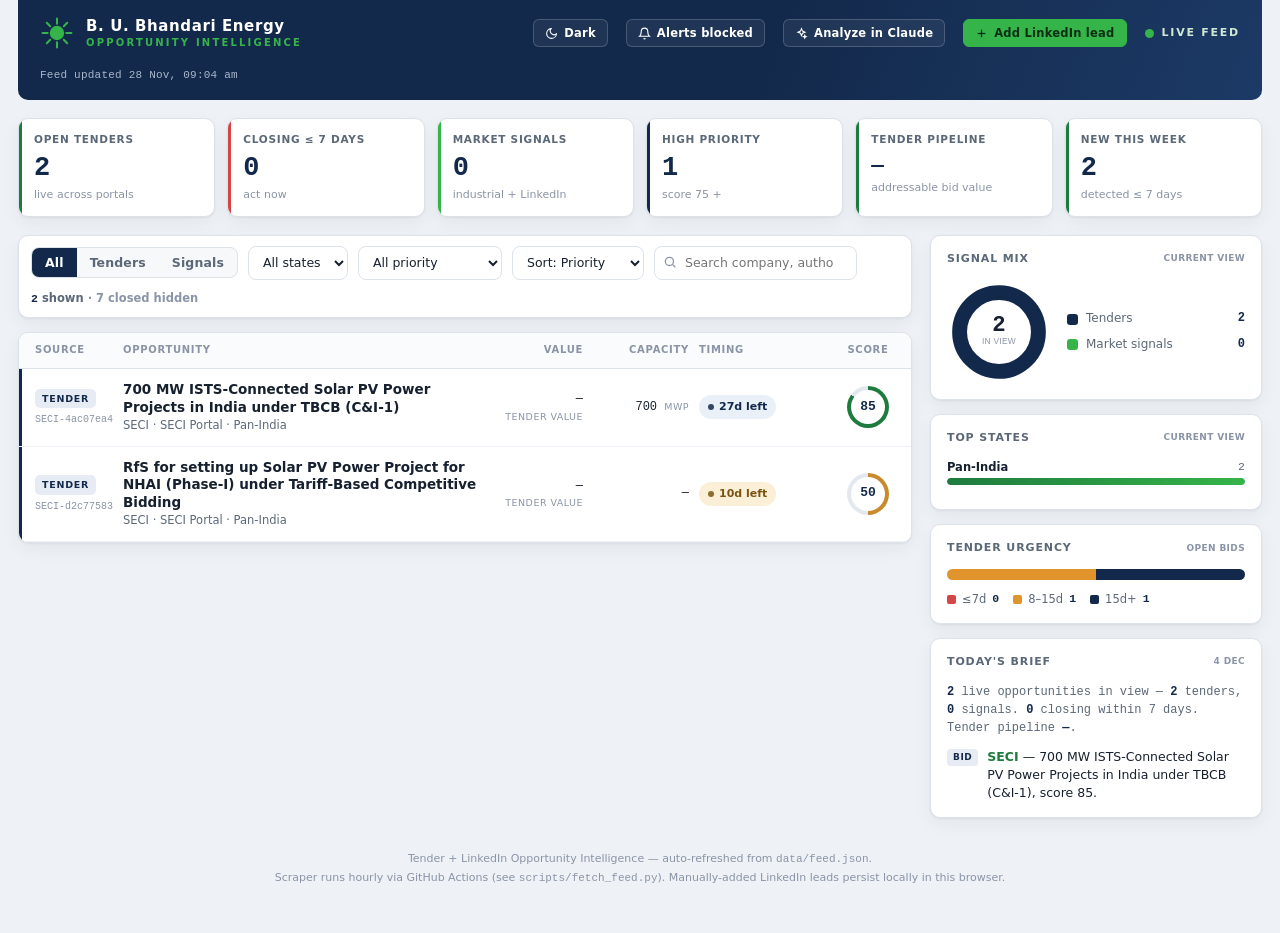
<file: index.html>
<!DOCTYPE html>
<html lang="en">
<head>
<meta charset="UTF-8">
<meta name="viewport" content="width=device-width, initial-scale=1.0">
<title>BUB Energy — Opportunity Intelligence Command Center</title>
<style>
  :root{
    --navy:#13294B; --navy-2:#1C3A66; --forest:#1E7B3E; --signal:#35B449;
    --ground:#EEF1F5; --card:#FFFFFF; --line:#DCE2EA;
    --ink:#16202E; --muted:#5B6878; --faint:#8A94A6;
    --urgent:#D64545; --soon:#E0942B; --amber-ink:#7A5310;
    --ring-track:#E3E8EF;
    --tier-hi:#1E7B3E; --tier-md:#C98A2B; --tier-lo:#8A94A6;
    --chart-tender:#13294B; --chart-track:#EDF1F5;
    --head-bg:#FAFBFC; --row-hover:#F7FAF8; --detail-bg:#FAFCFB; --inset:#F6F8FA;
    --field-bg:#FFFFFF; --inner:#FFFFFF; --row-line:#EEF1F5;
    --b-tender-bg:#E7ECF4; --b-tender-fg:#13294B; --b-signal-bg:#E4F4E9; --b-signal-fg:#176B33;
    --c-urgent-bg:#FBE3E3; --c-soon-bg:#FBEFD8; --c-sched-bg:#EAF0F7; --c-intel-bg:#EFF2F5;
    --sans:"Calibri","Segoe UI",system-ui,Roboto,-apple-system,sans-serif;
    --mono:ui-monospace,"SF Mono","Cascadia Mono",Menlo,Consolas,monospace;
    --r:10px; --shadow:0 1px 2px rgba(16,32,46,.06),0 6px 18px rgba(16,32,46,.05);
  }

  /* ---------- Dark theme ---------- */
  html[data-theme="dark"]{
    --navy:#3F6CA8; --navy-2:#27456E;
    --ground:#0E1724; --card:#16222F; --line:#293848;
    --ink:#E6ECF3; --muted:#9DABBD; --faint:#6E7E91;
    --ring-track:#293848;
    --chart-tender:#5B8FD6; --chart-track:#293848;
    --head-bg:#101B27; --row-hover:#1B2836; --detail-bg:#131E2A; --inset:#1B2836;
    --field-bg:#0F1A26; --inner:#16222F; --row-line:#1E2A38;
    --b-tender-bg:#1C3658; --b-tender-fg:#AECCF3; --b-signal-bg:#15371F; --b-signal-fg:#84D89C;
    --c-urgent-bg:#3A1D1D; --c-sched-bg:#1C2A3B; --c-soon-bg:#3A2F16; --c-intel-bg:#222D39;
    --amber-ink:#E8C480;
    --shadow:0 1px 2px rgba(0,0,0,.45),0 6px 18px rgba(0,0,0,.4);
  }
  *{box-sizing:border-box;margin:0;padding:0}
  html,body{background:var(--ground);color:var(--ink);font-family:var(--sans);
    font-size:14px;line-height:1.45;-webkit-font-smoothing:antialiased}
  .app{max-width:1320px;margin:0 auto;padding:0 18px 48px}

  /* ---------- Command header ---------- */
  .cmd{display:flex;align-items:center;gap:18px;flex-wrap:wrap;
    background:var(--navy);color:#fff;border-radius:0 0 var(--r) var(--r);
    padding:16px 22px;margin-bottom:18px;
    background-image:linear-gradient(110deg,var(--navy) 60%,var(--navy-2));}
  .brand{display:flex;align-items:center;gap:12px}
  .glyph{width:34px;height:34px;flex:0 0 auto}
  .brand h1{font-size:15px;font-weight:700;letter-spacing:.04em;line-height:1.15}
  .brand h1 small{display:block;font-size:10px;font-weight:600;letter-spacing:.22em;
    color:var(--signal);text-transform:uppercase;margin-top:2px}
  .cmd-spacer{flex:1 1 auto}
  .live{display:flex;align-items:center;gap:8px;font-size:11px;letter-spacing:.16em;
    text-transform:uppercase;font-weight:700;color:#CFE9D6}
  .live-dot{width:9px;height:9px;border-radius:50%;background:var(--signal);
    box-shadow:0 0 0 0 rgba(53,180,73,.7);animation:pulse 2.2s infinite}
  @keyframes pulse{0%{box-shadow:0 0 0 0 rgba(53,180,73,.55)}
    70%{box-shadow:0 0 0 9px rgba(53,180,73,0)}100%{box-shadow:0 0 0 0 rgba(53,180,73,0)}}
  .stamp{font-family:var(--mono);font-size:11px;color:#A9B6CA;letter-spacing:.02em}
  .demo{font-size:10px;font-weight:700;letter-spacing:.1em;text-transform:uppercase;
    color:var(--navy);background:#F2C84B;border-radius:20px;padding:3px 10px}

  /* ---------- KPI readouts ---------- */
  .kpis{display:grid;grid-template-columns:repeat(6,1fr);gap:12px;margin-bottom:18px}
  .kpi{background:var(--card);border:1px solid var(--line);border-radius:var(--r);
    padding:13px 15px;box-shadow:var(--shadow);position:relative;overflow:hidden}
  .kpi::before{content:"";position:absolute;left:0;top:0;bottom:0;width:3px;background:var(--forest)}
  .kpi.k-urgent::before{background:var(--urgent)}
  .kpi.k-signal::before{background:var(--signal)}
  .kpi.k-hi::before{background:var(--navy)}
  .kpi .lab{font-size:10.5px;font-weight:700;letter-spacing:.07em;text-transform:uppercase;
    color:var(--muted);display:flex;align-items:center;gap:6px}
  .kpi .val{font-family:var(--mono);font-size:27px;font-weight:600;color:var(--navy);
    line-height:1.1;margin-top:7px;letter-spacing:-.5px}
  .kpi .sub{font-size:11px;color:var(--faint);margin-top:3px}
  .kpi .val.cur{font-size:21px}

  /* ---------- Workspace ---------- */
  .work{display:grid;grid-template-columns:1fr 332px;gap:18px;align-items:start}

  /* ---------- Filter bar ---------- */
  .filterbar{display:flex;align-items:center;gap:10px;flex-wrap:wrap;
    background:var(--card);border:1px solid var(--line);border-radius:var(--r);
    padding:10px 12px;margin-bottom:14px;box-shadow:var(--shadow)}
  .seg{display:inline-flex;border:1px solid var(--line);border-radius:8px;overflow:hidden;background:var(--inset)}
  .seg button{border:0;background:transparent;font-family:var(--sans);font-size:12.5px;
    font-weight:600;color:var(--muted);padding:7px 13px;cursor:pointer;letter-spacing:.01em}
  .seg button.on{background:var(--navy);color:#fff}
  .seg button:focus-visible{outline:2px solid var(--signal);outline-offset:-2px}
  .field{display:flex;flex-direction:column;gap:2px}
  select,.search input{font-family:var(--sans);font-size:12.5px;color:var(--ink);
    border:1px solid var(--line);border-radius:8px;padding:7px 10px;background:var(--field-bg);height:34px}
  select:focus-visible,.search input:focus-visible{outline:2px solid var(--signal);outline-offset:0}
  .search{position:relative;flex:1 1 180px;min-width:160px}
  .search input{width:100%;padding-left:30px}
  .search svg{position:absolute;left:9px;top:9px;color:var(--faint)}
  .fb-spacer{flex:1 1 8px}
  .count-tag{font-size:11.5px;color:var(--muted);font-weight:600;white-space:nowrap}
  .count-tag b{font-family:var(--mono);color:var(--navy);font-weight:600}

  /* ---------- Feed ---------- */
  .feed{background:var(--card);border:1px solid var(--line);border-radius:var(--r);
    box-shadow:var(--shadow);overflow:hidden}
  .feed-head{display:grid;grid-template-columns:78px 1fr 96px 96px 132px 54px;
    gap:10px;padding:10px 16px;border-bottom:1px solid var(--line);
    font-size:10px;font-weight:700;letter-spacing:.07em;text-transform:uppercase;color:var(--faint);background:var(--head-bg)}
  .feed-head span:nth-child(3),.feed-head span:nth-child(4){text-align:right}
  .feed-head span:nth-child(6){text-align:center}
  .opp{border-bottom:1px solid var(--row-line);animation:rise .35s ease both}
  @keyframes rise{from{opacity:0;transform:translateY(4px)}to{opacity:1;transform:none}}
  .opp-row{display:grid;grid-template-columns:78px 1fr 96px 96px 132px 54px;gap:10px;
    align-items:center;padding:12px 16px 12px 13px;cursor:pointer;border-left:3px solid transparent;
    transition:background .12s}
  .opp-row:hover{background:var(--row-hover)}
  .opp[data-kind="tender"] .opp-row{border-left-color:var(--navy)}
  .opp[data-kind="signal"] .opp-row{border-left-color:var(--signal)}
  .badge{display:inline-block;font-size:9.5px;font-weight:800;letter-spacing:.08em;
    text-transform:uppercase;padding:3px 7px;border-radius:5px;white-space:nowrap}
  .badge.tender{background:var(--b-tender-bg);color:var(--b-tender-fg)}
  .badge.signal{background:var(--b-signal-bg);color:var(--b-signal-fg)}
  .opp-id{font-family:var(--mono);font-size:10px;color:var(--faint);margin-top:5px}
  .opp-title{font-weight:600;color:var(--ink);font-size:13.5px;line-height:1.3}
  .opp-org{font-size:11.5px;color:var(--muted);margin-top:1px}
  .col-r{text-align:right;font-family:var(--mono);font-size:12px;color:var(--ink)}
  .col-r .u{display:block;font-family:var(--sans);font-size:9.5px;color:var(--faint);
    text-transform:uppercase;letter-spacing:.05em;margin-top:1px}
  .chip{display:inline-flex;align-items:center;gap:5px;font-size:11px;font-weight:600;
    padding:4px 9px;border-radius:20px;white-space:nowrap}
  .chip.urgent{background:var(--c-urgent-bg);color:var(--urgent)}
  .chip.soon{background:var(--c-soon-bg);color:var(--amber-ink)}
  .chip.sched{background:var(--c-sched-bg);color:var(--navy)}
  .chip.intel{background:var(--c-intel-bg);color:var(--muted)}
  .chip .dot{width:6px;height:6px;border-radius:50%;background:currentColor;opacity:.85}
  .ring{width:42px;height:42px;border-radius:50%;margin:0 auto;display:grid;place-items:center;
    background:conic-gradient(var(--rc) calc(var(--p)*1%),var(--ring-track) 0);position:relative}
  .ring::before{content:"";position:absolute;inset:4px;background:var(--inner);border-radius:50%}
  .ring span{position:relative;font-family:var(--mono);font-size:13px;font-weight:600;color:var(--navy)}
  .caret{justify-self:center;color:var(--faint);transition:transform .18s}
  .opp.open .caret{transform:rotate(90deg)}

  /* expanded detail */
  .opp-detail{display:none;padding:2px 16px 18px 56px;background:var(--detail-bg)}
  .opp.open .opp-detail{display:block;animation:rise .25s ease both}
  .dgrid{display:grid;grid-template-columns:repeat(4,1fr);gap:14px 22px;margin:10px 0 14px}
  .dgrid div{font-size:12px}
  .dgrid .dl{display:block;font-size:9.5px;font-weight:700;letter-spacing:.06em;
    text-transform:uppercase;color:var(--faint);margin-bottom:3px}
  .dgrid .dv{font-weight:600;color:var(--ink)}
  .dnote{font-size:12.5px;color:var(--ink);background:var(--inner);border:1px solid var(--line);
    border-left:3px solid var(--signal);border-radius:6px;padding:9px 12px;margin-bottom:12px}
  .dnote b{color:var(--forest)}
  .dact{display:flex;gap:9px;flex-wrap:wrap}
  .btn{font-family:var(--sans);font-size:12px;font-weight:600;border-radius:7px;padding:7px 13px;
    cursor:pointer;border:1px solid var(--line);background:var(--inner);color:var(--navy)}
  .btn.primary{background:var(--forest);border-color:var(--forest);color:#fff}
  .btn:focus-visible{outline:2px solid var(--signal);outline-offset:1px}
  .empty{padding:46px 20px;text-align:center;color:var(--muted)}
  .empty b{display:block;color:var(--ink);font-size:15px;margin-bottom:4px}

  /* ---------- Intel panel ---------- */
  .intel-card{background:var(--card);border:1px solid var(--line);border-radius:var(--r);
    box-shadow:var(--shadow);padding:15px 16px;margin-bottom:14px}
  .intel-card h3{font-size:11px;font-weight:700;letter-spacing:.08em;text-transform:uppercase;
    color:var(--muted);margin-bottom:13px;display:flex;align-items:center;justify-content:space-between}
  .intel-card h3 .view{font-size:9px;color:var(--faint);font-weight:600;letter-spacing:.04em}
  .donut-wrap{display:flex;align-items:center;gap:16px}
  .donut{width:104px;height:104px;flex:0 0 auto}
  .legend{font-size:12px;display:flex;flex-direction:column;gap:8px;flex:1}
  .legend .li{display:flex;align-items:center;gap:8px}
  .legend .sw{width:11px;height:11px;border-radius:3px;flex:0 0 auto}
  .legend .ln{flex:1;color:var(--muted)}
  .legend .lv{font-family:var(--mono);font-weight:600;color:var(--navy)}
  .bars .bar{margin-bottom:9px}
  .bars .bt{display:flex;justify-content:space-between;font-size:11.5px;margin-bottom:3px}
  .bars .bt .bn{color:var(--ink);font-weight:600}
  .bars .bt .bv{font-family:var(--mono);color:var(--muted)}
  .bars .track{height:7px;background:var(--chart-track);border-radius:5px;overflow:hidden}
  .bars .fill{height:100%;border-radius:5px;background:linear-gradient(90deg,var(--forest),var(--signal))}
  .useg{display:flex;height:11px;border-radius:6px;overflow:hidden;margin-bottom:11px;background:var(--chart-track)}
  .useg i{display:block;height:100%}
  .ulegend{display:flex;gap:14px;font-size:11.5px;flex-wrap:wrap}
  .ulegend .ui{display:flex;align-items:center;gap:6px;color:var(--muted)}
  .ulegend .ud{width:9px;height:9px;border-radius:2px}
  .ulegend b{font-family:var(--mono);color:var(--navy)}
  /* digest */
  .digest p{font-size:13px;color:var(--ink);line-height:1.5}
  .digest .lede{font-family:var(--mono);font-size:12px;color:var(--muted);margin-bottom:9px}
  .digest .lede b{color:var(--navy)}
  .digest ul{list-style:none;margin-top:11px;display:flex;flex-direction:column;gap:9px}
  .digest li{display:flex;gap:9px;font-size:12.5px;align-items:flex-start}
  .digest li .pri{font-size:9px;font-weight:800;letter-spacing:.06em;text-transform:uppercase;
    padding:2px 6px;border-radius:4px;flex:0 0 auto;margin-top:1px}
  .digest li .pri.t{background:#E7ECF4;color:var(--navy)}
  .digest li .pri.s{background:#E4F4E9;color:#176B33}
  .digest li span{color:var(--ink)}
  .digest li b{color:var(--forest)}

  .foot{margin-top:18px;font-size:11px;color:var(--faint);text-align:center;line-height:1.6}

  /* ---------- Header action buttons ---------- */
  .cmd-btn{font-family:var(--sans);font-size:11.5px;font-weight:600;letter-spacing:.02em;
    border:1px solid rgba(255,255,255,.18);background:rgba(255,255,255,.06);color:#fff;
    border-radius:6px;padding:6px 11px;cursor:pointer;display:inline-flex;align-items:center;gap:6px}
  .cmd-btn:hover{background:rgba(255,255,255,.13);border-color:rgba(255,255,255,.32)}
  .cmd-btn.primary{background:var(--signal);border-color:var(--signal);color:#0B2E15}
  .cmd-btn.primary:hover{background:#2EA841}
  .cmd-btn .ico{width:13px;height:13px}

  /* ---------- NEW badge ---------- */
  .new-pin{display:inline-block;font-size:9px;font-weight:800;letter-spacing:.1em;
    text-transform:uppercase;background:var(--signal);color:#0B2E15;border-radius:4px;
    padding:2px 5px;margin-left:5px;vertical-align:middle;animation:rise .35s ease both}

  /* ---------- Modal (manual lead entry) ---------- */
  .modal-back{position:fixed;inset:0;background:rgba(16,32,46,.45);display:none;
    align-items:center;justify-content:center;z-index:50;padding:20px;backdrop-filter:blur(2px)}
  .modal-back.show{display:flex}
  .modal{background:var(--card);border-radius:var(--r);box-shadow:0 16px 40px rgba(16,32,46,.18);
    width:100%;max-width:560px;padding:22px;border:1px solid var(--line)}
  .modal h2{font-size:15px;font-weight:700;color:var(--navy);margin-bottom:4px}
  .modal p.sub{font-size:12px;color:var(--muted);margin-bottom:16px}
  .modal label{display:block;font-size:10.5px;font-weight:700;letter-spacing:.06em;
    text-transform:uppercase;color:var(--muted);margin:10px 0 4px}
  .modal input,.modal select,.modal textarea{width:100%;font-family:var(--sans);font-size:13px;
    color:var(--ink);border:1px solid var(--line);border-radius:7px;padding:8px 10px;background:var(--field-bg)}
  .modal textarea{resize:vertical;min-height:60px}
  .modal-row{display:grid;grid-template-columns:1fr 1fr;gap:12px}
  .modal-act{display:flex;justify-content:flex-end;gap:8px;margin-top:18px}

  /* alert banner */
  .alert-banner{background:#FBEFD8;color:var(--amber-ink);border:1px solid #E4C683;
    border-radius:var(--r);padding:10px 14px;margin-bottom:14px;font-size:12.5px;
    display:flex;align-items:center;gap:10px}
  .alert-banner .x{margin-left:auto;cursor:pointer;color:var(--amber-ink);font-weight:700;
    border:0;background:transparent;font-size:16px;line-height:1}

  @media (max-width:980px){
    .kpis{grid-template-columns:repeat(3,1fr)}
    .work{grid-template-columns:1fr}
  }
  @media (max-width:680px){
    .kpis{grid-template-columns:repeat(2,1fr)}
    .feed-head{display:none}
    .opp-row{grid-template-columns:1fr 48px;grid-template-areas:"a r" "b r" "c r";row-gap:7px;padding:13px 14px}
    .opp-row .c-meta{grid-area:a}.opp-row .c-main{grid-area:b}.opp-row .c-vals{grid-area:c;display:flex;gap:14px}
    .opp-row .c-ring{grid-area:r}
    .col-r{text-align:left}
    .opp-detail{padding-left:18px}
    .dgrid{grid-template-columns:repeat(2,1fr)}
  }
  @media (prefers-reduced-motion:reduce){
    *{animation:none!important;transition:none!important}
  }
</style>
<script>
  /* Apply saved theme before paint to avoid a flash of the wrong theme. */
  (function(){
    try{
      var t = localStorage.getItem('bub_theme');
      if(!t){ t = matchMedia('(prefers-color-scheme: dark)').matches ? 'dark' : 'light'; }
      if(t === 'dark') document.documentElement.setAttribute('data-theme','dark');
    }catch(e){}
  })();
</script>
</head>
<body>
<div class="app">

  <header class="cmd">
    <div class="brand">
      <svg class="glyph" viewBox="0 0 40 40" fill="none" aria-hidden="true">
        <circle cx="20" cy="20" r="8.5" fill="#35B449"/>
        <g stroke="#35B449" stroke-width="2.4" stroke-linecap="round">
          <line x1="20" y1="3" x2="20" y2="9"/><line x1="20" y1="31" x2="20" y2="37"/>
          <line x1="3" y1="20" x2="9" y2="20"/><line x1="31" y1="20" x2="37" y2="20"/>
          <line x1="8" y1="8" x2="12" y2="12"/><line x1="28" y1="28" x2="32" y2="32"/>
          <line x1="32" y1="8" x2="28" y2="12"/><line x1="12" y1="28" x2="8" y2="32"/>
        </g>
      </svg>
      <h1>B. U. Bhandari Energy<small>Opportunity Intelligence</small></h1>
    </div>
    <div class="cmd-spacer"></div>
    <button class="cmd-btn" id="btnTheme" title="Toggle dark / light theme">
      <svg class="ico" id="themeIco" viewBox="0 0 24 24" fill="none" stroke="currentColor" stroke-width="2"><path d="M21 12.8A9 9 0 1 1 11.2 3a7 7 0 0 0 9.8 9.8z"/></svg>
      <span id="btnThemeLabel">Dark</span>
    </button>
    <button class="cmd-btn" id="btnAlerts" title="Enable browser notifications for new opportunities">
      <svg class="ico" viewBox="0 0 24 24" fill="none" stroke="currentColor" stroke-width="2"><path d="M18 8a6 6 0 1 0-12 0c0 7-3 9-3 9h18s-3-2-3-9"/><path d="M13.7 21a2 2 0 0 1-3.4 0"/></svg>
      <span id="btnAlertsLabel">Enable alerts</span>
    </button>
    <button class="cmd-btn" id="btnAI" title="Analyze a tender in Claude — free, uses your Claude subscription">
      <svg class="ico" viewBox="0 0 24 24" fill="none" stroke="currentColor" stroke-width="2"><path d="M12 3l1.9 4.6L18.5 9.5 13.9 11.4 12 16l-1.9-4.6L5.5 9.5l4.6-1.9z"/><path d="M18 15l.8 2 2 .8-2 .8-.8 2-.8-2-2-.8 2-.8z"/></svg>
      Analyze in Claude
    </button>
    <button class="cmd-btn primary" id="btnAddLead">
      <svg class="ico" viewBox="0 0 24 24" fill="none" stroke="currentColor" stroke-width="2.4"><line x1="12" y1="5" x2="12" y2="19"/><line x1="5" y1="12" x2="19" y2="12"/></svg>
      Add LinkedIn lead
    </button>
    <div class="live"><span class="live-dot"></span>Live feed</div>
    <div class="stamp" id="stamp"></div>
  </header>

  <div id="alertBanner" class="alert-banner" style="display:none">
    <span id="alertBannerMsg"></span>
    <button class="x" onclick="document.getElementById('alertBanner').style.display='none'">×</button>
  </div>

  <section class="kpis" id="kpis"></section>

  <div class="work">
    <div class="feed-col">
      <div class="filterbar">
        <div class="seg" id="kindSeg" role="tablist" aria-label="Source">
          <button class="on" data-kind="all">All</button>
          <button data-kind="tender">Tenders</button>
          <button data-kind="signal">Signals</button>
        </div>
        <select id="stateSel" aria-label="Filter by state"></select>
        <select id="tierSel" aria-label="Filter by priority">
          <option value="all">All priority</option>
          <option value="hi">High (75+)</option>
          <option value="md">Medium (50–74)</option>
          <option value="lo">Low (&lt;50)</option>
        </select>
        <select id="sortSel" aria-label="Sort by">
          <option value="priority">Sort: Priority</option>
          <option value="deadline">Sort: Deadline</option>
          <option value="value">Sort: Value</option>
          <option value="recent">Sort: Newest</option>
        </select>
        <div class="search">
          <svg width="14" height="14" viewBox="0 0 24 24" fill="none" stroke="currentColor" stroke-width="2.2"><circle cx="11" cy="11" r="7"/><line x1="21" y1="21" x2="16.5" y2="16.5"/></svg>
          <input id="searchInp" type="search" placeholder="Search company, authority, project…">
        </div>
        <div class="fb-spacer"></div>
        <span class="count-tag"><b id="shownCount">0</b> shown <span id="closedNote" style="color:var(--faint);font-weight:600"></span></span>
      </div>

      <div class="feed">
        <div class="feed-head">
          <span>Source</span><span>Opportunity</span><span>Value</span>
          <span>Capacity</span><span>Timing</span><span>Score</span>
        </div>
        <div id="feedBody"></div>
      </div>
    </div>

    <aside class="intel-col">
      <div class="intel-card">
        <h3>Signal mix <span class="view">current view</span></h3>
        <div class="donut-wrap">
          <svg class="donut" id="donut" viewBox="0 0 42 42" aria-hidden="true"></svg>
          <div class="legend" id="donutLegend"></div>
        </div>
      </div>
      <div class="intel-card">
        <h3>Top states <span class="view">current view</span></h3>
        <div class="bars" id="stateBars"></div>
      </div>
      <div class="intel-card">
        <h3>Tender urgency <span class="view">open bids</span></h3>
        <div class="useg" id="urgSeg"></div>
        <div class="ulegend" id="urgLegend"></div>
      </div>
      <div class="intel-card digest">
        <h3>Today's brief <span class="view" id="briefDate"></span></h3>
        <div id="digest"></div>
      </div>
    </aside>
  </div>

  <p class="foot">
    Tender + LinkedIn Opportunity Intelligence — auto-refreshed from <code>data/feed.json</code>.<br>
    Scraper runs hourly via GitHub Actions (see <code>scripts/fetch_feed.py</code>). Manually-added LinkedIn leads persist locally in this browser.
  </p>
</div>

<!-- Manual LinkedIn lead entry modal -->
<div class="modal-back" id="leadModal" role="dialog" aria-labelledby="leadModalTitle">
  <div class="modal">
    <h2 id="leadModalTitle">Log a LinkedIn / market signal</h2>
    <p class="sub">For posts you spot on LinkedIn or industrial news that you want the dashboard to track.</p>

    <label for="lmKind">Type</label>
    <select id="lmKind">
      <option value="signal">Market signal (capex / expansion / EPC requirement)</option>
      <option value="tender">Tender RFQ / RFP</option>
    </select>

    <label for="lmTitle">Title</label>
    <input id="lmTitle" type="text" placeholder="e.g. 5 MW rooftop EPC partner sought">

    <div class="modal-row">
      <div>
        <label for="lmOrg">Company / authority</label>
        <input id="lmOrg" type="text" placeholder="e.g. Tata Steel">
      </div>
      <div>
        <label for="lmState">State</label>
        <input id="lmState" type="text" placeholder="e.g. Maharashtra" list="lmStateList">
        <datalist id="lmStateList"></datalist>
      </div>
    </div>

    <div class="modal-row">
      <div>
        <label for="lmCapacity">Capacity (MWp, optional)</label>
        <input id="lmCapacity" type="number" min="0" step="0.1">
      </div>
      <div>
        <label for="lmValue">Value (₹ Cr, optional)</label>
        <input id="lmValue" type="number" min="0" step="0.1">
      </div>
    </div>

    <label for="lmDeadline">Deadline (tenders only, optional)</label>
    <input id="lmDeadline" type="date">

    <label for="lmUrl">LinkedIn / source URL</label>
    <input id="lmUrl" type="url" placeholder="https://www.linkedin.com/posts/…">

    <label for="lmNote">Notes / next action</label>
    <textarea id="lmNote" placeholder="What's the angle, who's the decision-maker, what to do next…"></textarea>

    <div class="modal-act">
      <button class="btn" id="lmCancel">Cancel</button>
      <button class="btn primary" id="lmSave">Save lead</button>
    </div>
  </div>
</div>

<!-- Analyze in Claude helper modal -->
<style>
  .modal.ai{max-width:680px;max-height:90vh;overflow:auto}
  .ai-steps{margin:8px 0 6px;padding-left:20px;font-size:13.5px;color:var(--ink);line-height:1.7}
  .ai-steps li{margin-bottom:3px}
  .ai-steps b{color:var(--navy)}
  .ai-prompt{width:100%;min-height:158px;font-family:var(--mono);font-size:12px;color:var(--ink);
    border:1px solid var(--line);border-radius:8px;padding:10px;background:var(--inset);resize:vertical}
  .ai-status{font-size:12.5px;margin:10px 0 2px;padding:8px 12px;border-radius:7px;display:none}
  .ai-status.show{display:block;background:var(--b-signal-bg);color:var(--b-signal-fg)}
  .ai-hint{font-size:11.5px;color:var(--faint);margin-top:6px}
</style>
<div class="modal-back" id="aiModal" role="dialog" aria-labelledby="aiTitle">
  <div class="modal ai">
    <h2 id="aiTitle">Analyze a tender in Claude</h2>
    <p class="sub">Free — uses your existing Claude subscription. No API key, no extra cost.</p>

    <ol class="ai-steps">
      <li><b>Copy</b> the ready-made prompt below.</li>
      <li><b>Open Claude</b>, paste it, then <b>drag in your tender PDF</b>.</li>
      <li>Claude returns a table you can copy straight into Excel / Google Sheets.</li>
    </ol>

    <label for="aiPrompt">Extraction prompt</label>
    <textarea id="aiPrompt" class="ai-prompt" readonly></textarea>

    <div class="ai-status" id="aiStatus"></div>
    <div class="ai-hint">Tip: keep the Claude tab open and reuse it — just drag the next tender PDF in each time.</div>

    <div class="modal-act">
      <button class="btn" id="aiClose">Close</button>
      <button class="btn" id="aiCopy">📋 Copy prompt</button>
      <button class="btn primary" id="aiOpen">Open Claude.ai ↗</button>
    </div>
  </div>
</div>

<script>
/* ---------------- Data ---------------- */
let NOW = new Date();
let DATA = [];
let FEED_UPDATED_AT = null;

/* Embedded fallback — used when data/feed.json can't be fetched
   (e.g. when index.html is opened via file:// instead of a web server). */
const FALLBACK_DATA = [
  // ---- Tenders ----
  {id:'BUB-T001',kind:'tender',title:'700 MW Solar EPC',org:'GUVNL / Patel Infrastructure',source:'GUVNL Portal',state:'Gujarat',value:2100,capacity:700,deadline:'2026-07-15',detected:'2026-06-05',priority:78,owner:'P. Sharma',note:'Large EPC, PQR criteria met. Finalise bid + ₹105 Cr bank guarantee. Watch LD exposure clause.'},
  {id:'BUB-T002',kind:'tender',title:'1.7 MWp Rooftop Solar',org:'Shree Sai Baba Sansthan, Shirdi',source:'Tender Tiger',state:'Maharashtra',value:1.1,capacity:1.7,deadline:'2026-06-28',detected:'2026-06-04',priority:81,owner:'A. Deshmukh',note:'Close and highly winnable. Submit pre-bid query on CUF clause, then bid. Strong local fit.'},
  {id:'BUB-T003',kind:'tender',title:'1012 MW PM-KUSUM-C BOS',org:'MP DISCOM (via SSPPL)',source:'State DISCOM',state:'Madhya Pradesh',value:1850,capacity:1012,deadline:'2026-08-10',detected:'2026-06-06',priority:64,owner:'R. Patil',note:'Multi-site BOS across 116 feeders. Validate land availability and penalty structure before committing.'},
  {id:'BUB-T004',kind:'tender',title:'5.5 MW Rooftop (RESCO)',org:'SECI',source:'SECI RfS',state:'Multi-State',value:3.3,capacity:5.5,deadline:'2026-07-05',detected:'2026-06-08',priority:58,owner:'R. Patil',note:'RESCO mode — check PBG and 25-yr payment security mechanism. Tranche-X RTSPV.'},
  {id:'BUB-T005',kind:'tender',title:'4 MW Rooftop RFQ',org:'Swan Defence & Heavy Ind. (Pipavav)',source:'BidAssist',state:'Gujarat',value:2.4,capacity:4,deadline:'2026-06-30',detected:'2026-06-07',priority:55,owner:'P. Sharma',note:'"Go with caution" — partial eligibility. Clarify scope ambiguity in price-bid format.'},
  {id:'BUB-T006',kind:'tender',title:'30 MW MSKVY 2.0 Cluster',org:'MSEDCL — Latur',source:'State DISCOM',state:'Maharashtra',value:16.5,capacity:30,deadline:'2026-07-20',detected:'2026-06-09',priority:71,owner:'A. Deshmukh',note:'Home-turf scheme. Strong margin profile. Assign and begin techno-commercial workup.'},
  {id:'BUB-T007',kind:'tender',title:'100 MW Floating Solar',org:'NTPC Ltd',source:'NTPC Portal',state:'Madhya Pradesh',value:450,capacity:100,deadline:'2026-07-12',detected:'2026-06-10',priority:60,owner:'P. Sharma',note:'Floating BOS specialism required. Assess in-house vs partner execution.'},
  {id:'BUB-T008',kind:'tender',title:'50 MW Ground Mount',org:'NHPC Ltd',source:'NHPC Portal',state:'Rajasthan',value:220,capacity:50,deadline:'2026-08-02',detected:'2026-06-12',priority:55,owner:'R. Patil',note:'Standard ground-mount EPC. Comfortable technical fit; commercial competitiveness is the question.'},
  {id:'BUB-T009',kind:'tender',title:'2 MW Govt Office Rooftop',org:'Govt of Maharashtra',source:'GeM',state:'Maharashtra',value:11,capacity:2,deadline:'2026-06-25',detected:'2026-06-14',priority:70,owner:'A. Deshmukh',note:'Closing soon. Straightforward CAPEX rooftop on GeM — quick win if priced sharp.'},
  {id:'BUB-T010',kind:'tender',title:'200 MW Solar Park',org:'SJVN Ltd',source:'SJVN Portal',state:'Himachal Pradesh',value:900,capacity:200,deadline:'2026-08-18',detected:'2026-06-09',priority:52,owner:'Unassigned',note:'Long runway. Terrain due-diligence needed before go/no-go.'},
  // ---- LinkedIn / market signals (value = announced investment) ----
  {id:'BUB-S001',kind:'signal',title:'New manufacturing plant',org:'Foxconn India',source:'LinkedIn',state:'Tamil Nadu',value:30000,capacity:null,deadline:null,detected:'2026-06-04',priority:88,owner:'—',note:'Mega captive RE requirement likely. Map decision-makers via Sales Navigator and open dialogue early.',sigtype:'New Plant'},
  {id:'BUB-S002',kind:'signal',title:'Logistics park expansion',org:'Reliance Logistics',source:'LinkedIn',state:'Maharashtra',value:4500,capacity:null,deadline:null,detected:'2026-06-07',priority:84,owner:'—',note:'Rooftop opportunity across multiple fulfilment centres. High roof-area density.',sigtype:'Warehouse / Logistics'},
  {id:'BUB-S003',kind:'signal',title:'Data center build-out',org:'AdaniConneX',source:'Industrial News',state:'Telangana',value:12000,capacity:null,deadline:null,detected:'2026-06-10',priority:86,owner:'—',note:'24×7 carbon-free energy mandate — strong OA + rooftop hybrid play. Time-sensitive.',sigtype:'Data Center'},
  {id:'BUB-S004',kind:'signal',title:'Capacity expansion',org:'Raymond Ltd',source:'LinkedIn',state:'Maharashtra',value:800,capacity:null,deadline:null,detected:'2026-06-12',priority:66,owner:'—',note:'Textile rooftop CAPEX candidate. Sustainability lead is the entry point.',sigtype:'Capacity Expansion'},
  {id:'BUB-S005',kind:'signal',title:'Renewable commitment',org:'Greenko',source:'LinkedIn',state:'Andhra Pradesh',value:0,capacity:null,deadline:null,detected:'2026-06-14',priority:35,owner:'—',note:'Competitor-adjacent. Low fit for our EPC scope — monitor only.',sigtype:'Renewable Commitment'},
  {id:'BUB-S006',kind:'signal',title:'Semiconductor fab',org:'Tata Electronics (Dholera)',source:'Industrial News',state:'Gujarat',value:27000,capacity:null,deadline:null,detected:'2026-06-05',priority:85,owner:'—',note:'Enormous load growth in our backyard cluster. Position for captive + OA supply.',sigtype:'New Facility'},
  {id:'BUB-S007',kind:'signal',title:'Fulfilment centre',org:'Amazon India',source:'LinkedIn',state:'Haryana',value:1500,capacity:null,deadline:null,detected:'2026-06-11',priority:64,owner:'—',note:'Warehouse rooftop. Repeatable model if first site lands.',sigtype:'Warehouse / Logistics'},
  {id:'BUB-S008',kind:'signal',title:'Steel capacity expansion',org:'JSW Steel',source:'LinkedIn',state:'Karnataka',value:9000,capacity:null,deadline:null,detected:'2026-06-08',priority:72,owner:'—',note:'Heavy industrial captive RE potential. Long sales cycle but large ticket.',sigtype:'Capacity Expansion'},
  {id:'BUB-S009',kind:'signal',title:'Greenfield facility',org:'Vedanta',source:'Industrial News',state:'Gujarat',value:15000,capacity:null,deadline:null,detected:'2026-06-13',priority:70,owner:'—',note:'Early-stage, long horizon. Track and build relationship ahead of RE planning.',sigtype:'Greenfield Project'},
  {id:'BUB-S010',kind:'signal',title:'Cold storage hub',org:'Maersk',source:'LinkedIn',state:'Gujarat',value:900,capacity:null,deadline:null,detected:'2026-06-15',priority:60,owner:'—',note:'Cold-chain rooftop. Energy-intensive load — solid ROI pitch.',sigtype:'Warehouse / Logistics'},
];

/* ---------------- Helpers ---------------- */
const $ = s => document.querySelector(s);
const daysFrom = d => Math.ceil((new Date(d) - NOW) / 86400000);
const daysAgo = d => Math.max(0, Math.round((NOW - new Date(d)) / 86400000));
function fmtCr(v){
  if(!v) return '—';
  const dec = v < 10 ? 1 : 0;
  return '₹' + v.toLocaleString('en-IN',{maximumFractionDigits:dec}) + ' Cr';
}
function tierOf(p){ return p>=75 ? 'hi' : p>=50 ? 'md' : 'lo'; }
const tierColor = {hi:'var(--tier-hi)', md:'var(--tier-md)', lo:'var(--tier-lo)'};
function escapeHtml(s){
  if(s==null) return '';
  return String(s).replace(/[&<>"']/g, c => ({'&':'&amp;','<':'&lt;','>':'&gt;','"':'&quot;',"'":'&#39;'}[c]));
}
/* An item is "new" if first_seen is within the last 48h, OR newer than the last time
   the user viewed the dashboard (whichever is broader). */
const LAST_SEEN_KEY = 'bub_last_seen_ts';
let lastSeenTs = parseInt(localStorage.getItem(LAST_SEEN_KEY) || '0', 10);
function itemTs(o){
  const t = o.first_seen ? Date.parse(o.first_seen) : (o.detected ? Date.parse(o.detected) : 0);
  return isNaN(t) ? 0 : t;
}
function isItemNew(o){
  const ts = itemTs(o);
  if(!ts) return false;
  const within48h = (Date.now() - ts) <= 48*3600*1000;
  const sinceLastVisit = lastSeenTs > 0 && ts > lastSeenTs;
  return within48h || sinceLastVisit;
}

let filters = {kind:'all', state:'all', tier:'all', q:'', sort:'priority'};

function applyFilters(){
  let r = DATA.filter(o=>{
    if(filters.kind!=='all' && o.kind!==filters.kind) return false;
    if(filters.state!=='all' && o.state!==filters.state) return false;
    if(filters.tier!=='all' && tierOf(o.priority)!==filters.tier) return false;
    if(filters.q){
      const h = (o.title+' '+o.org+' '+o.source+' '+o.state).toLowerCase();
      if(!h.includes(filters.q.toLowerCase())) return false;
    }
    return true;
  });
  const s = filters.sort;
  r.sort((a,b)=>{
    if(s==='value') return b.value - a.value;
    if(s==='recent') return new Date(b.detected) - new Date(a.detected);
    if(s==='deadline'){
      const ad = a.deadline?daysFrom(a.deadline):9999, bd = b.deadline?daysFrom(b.deadline):9999;
      return ad - bd;
    }
    return b.priority - a.priority;
  });
  return r;
}

/* ---------------- KPI cards (global snapshot) ---------------- */
function renderKpis(){
  const tenders = DATA.filter(o=>o.kind==='tender');
  const signals = DATA.filter(o=>o.kind==='signal');
  const closing7 = tenders.filter(o=>{const d=daysFrom(o.deadline);return d>=0&&d<=7;}).length;
  const highPri = DATA.filter(o=>o.priority>=75).length;
  const pipeline = tenders.reduce((s,o)=>s+o.value,0);
  const newWeek = DATA.filter(o=>daysAgo(o.detected)<=7).length;
  const cards = [
    {cls:'', lab:'Open tenders', val:tenders.length, sub:'live across portals'},
    {cls:'k-urgent', lab:'Closing ≤ 7 days', val:closing7, sub:'act now'},
    {cls:'k-signal', lab:'Market signals', val:signals.length, sub:'industrial + LinkedIn'},
    {cls:'k-hi', lab:'High priority', val:highPri, sub:'score 75 +'},
    {cls:'', lab:'Tender pipeline', val:fmtCr(pipeline), sub:'addressable bid value', cur:true},
    {cls:'', lab:'New this week', val:newWeek, sub:'detected ≤ 7 days'},
  ];
  $('#kpis').innerHTML = cards.map(c=>`
    <div class="kpi ${c.cls}">
      <div class="lab">${c.lab}</div>
      <div class="val ${c.cur?'cur':''}">${c.val}</div>
      <div class="sub">${c.sub}</div>
    </div>`).join('');
}

/* ---------------- Feed ---------------- */
function timingChip(o){
  if(o.kind==='signal') return `<span class="chip intel"><span class="dot"></span>seen ${daysAgo(o.detected)}d ago</span>`;
  const d = daysFrom(o.deadline);
  if(d<0) return `<span class="chip urgent"><span class="dot"></span>closed</span>`;
  const cls = d<=7?'urgent':d<=15?'soon':'sched';
  return `<span class="chip ${cls}"><span class="dot"></span>${d}d left</span>`;
}
function renderFeed(rows){
  const body = $('#feedBody');
  $('#shownCount').textContent = rows.length;
  if(!rows.length){
    body.innerHTML = `<div class="empty"><b>No opportunities match these filters</b>Clear a filter or widen your search to see the queue.</div>`;
    return;
  }
  body.innerHTML = rows.map(o=>{
    const t = tierOf(o.priority);
    const isT = o.kind==='tender';
    const valU = isT ? 'tender value' : 'announced capex';
    const isNew = isItemNew(o);
    const srcUrl = o.source_url && o.source_url !== '#' ? o.source_url : '';
    const openBtn = srcUrl
      ? `<a class="btn" href="${escapeHtml(srcUrl)}" target="_blank" rel="noopener" onclick="event.stopPropagation()">Open source ↗</a>`
      : `<button class="btn" disabled style="opacity:.5;cursor:not-allowed">No source URL</button>`;
    const isManual = o.source === 'Manual / LinkedIn';
    const delBtn = isManual
      ? `<button class="btn" data-del="${o.id}" style="color:#D64545;border-color:#F2C5C5">Remove</button>`
      : '';
    return `
    <div class="opp" data-kind="${o.kind}" data-id="${o.id}">
      <div class="opp-row" tabindex="0" role="button" aria-expanded="false">
        <div class="c-meta">
          <span class="badge ${o.kind}">${isT?'Tender':(o.source && o.source.includes('LinkedIn')?'LinkedIn':'Signal')}</span>
          <div class="opp-id">${o.id}</div>
        </div>
        <div class="c-main">
          <div class="opp-title">${escapeHtml(o.title)}${isNew?'<span class="new-pin">New</span>':''}</div>
          <div class="opp-org">${escapeHtml(o.org)} · ${escapeHtml(o.source)}${o.state && o.state!=='Multi-State'?' · '+escapeHtml(o.state):''}</div>
        </div>
        <div class="c-vals col-r">${fmtCr(o.value)}<span class="u">${valU}</span></div>
        <div class="col-r">${o.capacity?o.capacity+' <span class="u" style="display:inline">MWp</span>':'—'}</div>
        <div>${timingChip(o)}</div>
        <div class="c-ring"><div class="ring" style="--p:${o.priority};--rc:${tierColor[t]}"><span>${o.priority}</span></div></div>
      </div>
      <div class="opp-detail">
        <div class="dgrid">
          <div><span class="dl">${isT?'Authority':'Company'}</span><span class="dv">${escapeHtml(o.org)}</span></div>
          <div><span class="dl">Source</span><span class="dv">${escapeHtml(o.source)}</span></div>
          <div><span class="dl">State</span><span class="dv">${escapeHtml(o.state||'—')}</span></div>
          <div><span class="dl">${isT?'Submission':'Detected'}</span><span class="dv">${isT&&o.deadline?new Date(o.deadline).toLocaleDateString('en-IN',{day:'numeric',month:'short',year:'numeric'}):daysAgo(o.detected)+' days ago'}</span></div>
          <div><span class="dl">${isT?'Tender value':'Announced investment'}</span><span class="dv">${fmtCr(o.value)}</span></div>
          <div><span class="dl">Capacity</span><span class="dv">${o.capacity?o.capacity+' MWp':'—'}</span></div>
          <div><span class="dl">Priority score</span><span class="dv">${o.priority} / 100 · ${t==='hi'?'High':t==='md'?'Medium':'Low'}</span></div>
          <div><span class="dl">Suggested owner</span><span class="dv">${escapeHtml(o.owner||'—')}</span></div>
        </div>
        <div class="dnote"><b>Next action — </b>${escapeHtml(o.note||'')}</div>
        <div class="dact">
          <button class="btn primary">${isT?'Assign & start bid':'Assign for outreach'}</button>
          ${openBtn}
          ${delBtn}
        </div>
      </div>
    </div>`;
  }).join('');

  body.querySelectorAll('.opp-row').forEach(row=>{
    const toggle = ()=>{
      const opp = row.closest('.opp');
      const open = opp.classList.toggle('open');
      row.setAttribute('aria-expanded', open);
    };
    row.addEventListener('click', toggle);
    row.addEventListener('keydown', e=>{ if(e.key==='Enter'||e.key===' '){e.preventDefault();toggle();} });
  });
  body.querySelectorAll('.btn').forEach(b=>b.addEventListener('click',e=>e.stopPropagation()));
  body.querySelectorAll('[data-del]').forEach(b=>b.addEventListener('click',e=>{
    e.stopPropagation();
    removeManualLead(b.dataset.del);
  }));
}

/* ---------------- Donut: tenders vs signals ---------------- */
function renderDonut(rows){
  const t = rows.filter(o=>o.kind==='tender').length;
  const s = rows.filter(o=>o.kind==='signal').length;
  const total = t+s;
  const svg = $('#donut');
  if(!total){ svg.innerHTML=''; $('#donutLegend').innerHTML='<div class="li"><span class="ln">No items in view</span></div>'; return; }
  const C = 2*Math.PI*15.9155;
  const tLen = C*(t/total);
  svg.innerHTML = `
    <circle cx="21" cy="21" r="15.9155" fill="none" style="stroke:var(--chart-track)" stroke-width="6"/>
    <circle cx="21" cy="21" r="15.9155" fill="none" style="stroke:var(--chart-tender)" stroke-width="6"
       stroke-dasharray="${tLen} ${C-tLen}" stroke-dashoffset="${C*0.25}" transform="rotate(0 21 21)"/>
    <circle cx="21" cy="21" r="15.9155" fill="none" style="stroke:var(--signal)" stroke-width="6"
       stroke-dasharray="${C-tLen} ${tLen}" stroke-dashoffset="${C*0.25 - tLen}"/>
    <text x="21" y="20.5" text-anchor="middle" font-size="9" font-weight="700" style="fill:var(--ink)" font-family="ui-monospace,monospace">${total}</text>
    <text x="21" y="26" text-anchor="middle" font-size="3.4" style="fill:var(--faint)" letter-spacing=".1" font-family="sans-serif">IN VIEW</text>`;
  $('#donutLegend').innerHTML = `
    <div class="li"><span class="sw" style="background:var(--chart-tender)"></span><span class="ln">Tenders</span><span class="lv">${t}</span></div>
    <div class="li"><span class="sw" style="background:var(--signal)"></span><span class="ln">Market signals</span><span class="lv">${s}</span></div>`;
}

/* ---------------- State bars ---------------- */
function renderBars(rows){
  const counts = {};
  rows.forEach(o=>counts[o.state]=(counts[o.state]||0)+1);
  const sorted = Object.entries(counts).sort((a,b)=>b[1]-a[1]).slice(0,6);
  const max = sorted.length?sorted[0][1]:1;
  $('#stateBars').innerHTML = sorted.length ? sorted.map(([st,n])=>`
    <div class="bar">
      <div class="bt"><span class="bn">${st}</span><span class="bv">${n}</span></div>
      <div class="track"><div class="fill" style="width:${Math.round(n/max*100)}%"></div></div>
    </div>`).join('') : `<div class="bt"><span class="bn" style="color:var(--faint)">No items in view</span></div>`;
}

/* ---------------- Tender urgency ---------------- */
function renderUrgency(rows){
  const tenders = rows.filter(o=>o.kind==='tender' && daysFrom(o.deadline)>=0);
  const urgent = tenders.filter(o=>daysFrom(o.deadline)<=7).length;
  const soon = tenders.filter(o=>{const d=daysFrom(o.deadline);return d>7&&d<=15;}).length;
  const sched = tenders.filter(o=>daysFrom(o.deadline)>15).length;
  const tot = urgent+soon+sched || 1;
  $('#urgSeg').innerHTML = `
    <i style="width:${urgent/tot*100}%;background:var(--urgent)"></i>
    <i style="width:${soon/tot*100}%;background:var(--soon)"></i>
    <i style="width:${sched/tot*100}%;background:var(--chart-tender)"></i>`;
  $('#urgLegend').innerHTML = `
    <div class="ui"><span class="ud" style="background:var(--urgent)"></span>≤7d <b>${urgent}</b></div>
    <div class="ui"><span class="ud" style="background:var(--soon)"></span>8–15d <b>${soon}</b></div>
    <div class="ui"><span class="ud" style="background:var(--chart-tender)"></span>15d+ <b>${sched}</b></div>`;
}

/* ---------------- Daily brief ---------------- */
function renderDigest(rows){
  const tenders = rows.filter(o=>o.kind==='tender');
  const signals = rows.filter(o=>o.kind==='signal');
  const closing = tenders.filter(o=>{const d=daysFrom(o.deadline);return d>=0&&d<=7;}).length;
  const pipeline = tenders.reduce((s,o)=>s+o.value,0);
  const topTender = [...tenders].sort((a,b)=>b.priority-a.priority)[0];
  const topSignal = [...signals].sort((a,b)=>b.priority-a.priority)[0];
  const urgentTop = [...tenders].filter(o=>daysFrom(o.deadline)>=0&&daysFrom(o.deadline)<=7)
                     .sort((a,b)=>daysFrom(a.deadline)-daysFrom(b.deadline))[0];
  let picks = '';
  if(urgentTop) picks += `<li><span class="pri t">Now</span><span><b>${urgentTop.org}</b> — ${urgentTop.title} closes in ${daysFrom(urgentTop.deadline)} days.</span></li>`;
  if(topSignal) picks += `<li><span class="pri s">Hot</span><span><b>${topSignal.org}</b> — ${topSignal.title}, score ${topSignal.priority}. Open outreach.</span></li>`;
  if(topTender && (!urgentTop || topTender.id!==urgentTop.id))
    picks += `<li><span class="pri t">Bid</span><span><b>${topTender.org}</b> — ${topTender.title}, score ${topTender.priority}.</span></li>`;
  $('#digest').innerHTML = `
    <p class="lede"><b>${rows.length}</b> live opportunities in view — <b>${tenders.length}</b> tenders, <b>${signals.length}</b> signals.
      <b>${closing}</b> closing within 7 days. Tender pipeline <b>${fmtCr(pipeline)}</b>.</p>
    <ul>${picks || '<li><span>No priority items in the current view.</span></li>'}</ul>`;
  $('#briefDate').textContent = NOW.toLocaleDateString('en-IN',{day:'numeric',month:'short'});
}

/* ---------------- Orchestration ---------------- */
function render(){
  const rows = applyFilters();
  renderFeed(rows);
  renderDonut(rows);
  renderBars(rows);
  renderUrgency(rows);
  renderDigest(rows);
}

function refreshStateOptions(){
  const cur = $('#stateSel').value || 'all';
  const states = [...new Set(DATA.map(o=>o.state).filter(Boolean))].sort();
  $('#stateSel').innerHTML = '<option value="all">All states</option>' +
    states.map(s=>`<option value="${escapeHtml(s)}">${escapeHtml(s)}</option>`).join('');
  if([...$('#stateSel').options].some(o=>o.value===cur)) $('#stateSel').value = cur;
  // datalist for manual-entry modal
  $('#lmStateList').innerHTML = states.map(s=>`<option value="${escapeHtml(s)}">`).join('');
}

function setStamp(){
  const when = FEED_UPDATED_AT || NOW;
  $('#stamp').textContent = 'Feed updated ' + when.toLocaleString('en-IN',
    {day:'numeric',month:'short',hour:'2-digit',minute:'2-digit',hour12:true});
}

/* ---------- Manual LinkedIn leads (persisted in this browser) ---------- */
const MANUAL_KEY = 'bub_manual_leads';
function loadManualLeads(){
  try { return JSON.parse(localStorage.getItem(MANUAL_KEY) || '[]'); }
  catch { return []; }
}
function saveManualLeads(arr){ localStorage.setItem(MANUAL_KEY, JSON.stringify(arr)); }
function removeManualLead(id){
  const arr = loadManualLeads().filter(l=>l.id!==id);
  saveManualLeads(arr);
  rebuildData();
}
function scoreManual(lead){
  // mirror the Python scorer roughly so manual entries rank sensibly
  if(lead.kind==='tender'){
    let s = 50;
    if(lead.capacity) s += lead.capacity*0.05;
    if(lead.deadline){
      const d = Math.ceil((new Date(lead.deadline)-new Date())/86400000);
      if(d>=0&&d<=7) s+=25; else if(d<=15) s+=12;
    }
    return Math.max(0,Math.min(100,Math.round(s)));
  }
  let s = 60;
  const text = (lead.title+' '+(lead.note||'')).toLowerCase();
  const bonus = {'data center':15,'fab':15,'semiconductor':15,'manufacturing':10,'warehouse':8,'logistics':8,'expansion':6,'greenfield':10};
  for(const k in bonus){ if(text.includes(k)) s+=bonus[k]; }
  return Math.max(0,Math.min(100,Math.round(s)));
}

/* ---------- Compose DATA from feed + manual leads ---------- */
let FEED_ITEMS = [];
let closedHidden = 0;
// A tender is "closed" once its submission deadline is in the past.
function isClosedTender(o){ return o.kind==='tender' && o.deadline && daysFrom(o.deadline) < 0; }
function rebuildData(){
  const manual = loadManualLeads();
  const all = [...FEED_ITEMS, ...manual];
  DATA = all.filter(o => !isClosedTender(o));   // drop past-deadline tenders everywhere
  closedHidden = all.length - DATA.length;
  refreshStateOptions();
  renderKpis();
  render();
  const note = $('#closedNote');
  if(note) note.textContent = closedHidden ? `· ${closedHidden} closed hidden` : '';
}

/* ---------- Load the live feed ---------- */
async function loadFeed(){
  try{
    const res = await fetch('data/feed.json', {cache:'no-store'});
    if(!res.ok) throw new Error('HTTP '+res.status);
    const json = await res.json();
    FEED_ITEMS = json.items || [];
    FEED_UPDATED_AT = json.updated_at ? new Date(json.updated_at) : new Date();
    NOW = new Date();              // live clock once we have a real feed
  }catch(err){
    // file:// or no server — fall back to the embedded sample
    FEED_ITEMS = FALLBACK_DATA;
    FEED_UPDATED_AT = new Date('2026-06-19T09:00:00');
    NOW = new Date('2026-06-19T09:00:00');
    showBanner('Showing bundled sample data — run from a web server (or GitHub Pages) to load the live feed.', false);
  }
  setStamp();
  rebuildData();
  maybeNotify();
  // mark everything seen *after* this render so NEW badges reflect the prior visit
  lastSeenTs = Date.now();
  localStorage.setItem(LAST_SEEN_KEY, String(lastSeenTs));
}

/* ---------- Banner ---------- */
function showBanner(msg, isAlert){
  const b = $('#alertBanner');
  $('#alertBannerMsg').textContent = msg;
  b.style.background = isAlert ? '#FBE3E3' : '#FBEFD8';
  b.style.borderColor = isAlert ? '#E4A0A0' : '#E4C683';
  b.style.color = isAlert ? '#8A2B2B' : '#7A5310';
  b.style.display = 'flex';
}

/* ---------- Theme toggle ---------- */
const SUN_PATH = '<circle cx="12" cy="12" r="4.5"/><line x1="12" y1="2.5" x2="12" y2="5"/><line x1="12" y1="19" x2="12" y2="21.5"/><line x1="2.5" y1="12" x2="5" y2="12"/><line x1="19" y1="12" x2="21.5" y2="12"/><line x1="5.2" y1="5.2" x2="7" y2="7"/><line x1="17" y1="17" x2="18.8" y2="18.8"/><line x1="18.8" y1="5.2" x2="17" y2="7"/><line x1="7" y1="17" x2="5.2" y2="18.8"/>';
const MOON_PATH = '<path d="M21 12.8A9 9 0 1 1 11.2 3a7 7 0 0 0 9.8 9.8z"/>';
function applyTheme(theme){
  if(theme==='dark') document.documentElement.setAttribute('data-theme','dark');
  else document.documentElement.removeAttribute('data-theme');
  localStorage.setItem('bub_theme', theme);
  // button shows the theme you'll switch TO
  $('#btnThemeLabel').textContent = theme==='dark' ? 'Light' : 'Dark';
  $('#themeIco').innerHTML = theme==='dark' ? SUN_PATH : MOON_PATH;
}
function currentTheme(){ return document.documentElement.getAttribute('data-theme')==='dark' ? 'dark' : 'light'; }

/* ---------- Browser notifications ---------- */
const NOTIFIED_KEY = 'bub_notified_ids';
function notifiedIds(){ try{ return new Set(JSON.parse(localStorage.getItem(NOTIFIED_KEY)||'[]')); }catch{ return new Set(); } }
function rememberNotified(ids){ localStorage.setItem(NOTIFIED_KEY, JSON.stringify([...ids])); }

function updateAlertBtn(){
  const lbl = $('#btnAlertsLabel');
  if(!('Notification' in window)){ lbl.textContent='Alerts N/A'; $('#btnAlerts').disabled=true; return; }
  lbl.textContent = Notification.permission==='granted' ? 'Alerts on'
    : Notification.permission==='denied' ? 'Alerts blocked' : 'Enable alerts';
}
function maybeNotify(){
  if(!('Notification' in window) || Notification.permission!=='granted') return;
  const seen = notifiedIds();
  const fresh = FEED_ITEMS.filter(o=>isItemNew(o) && !seen.has(o.id));
  if(!fresh.length) return;
  const top = [...fresh].sort((a,b)=>b.priority-a.priority).slice(0,1)[0];
  const body = fresh.length===1
    ? `${top.org} — ${top.title}`
    : `${top.org} — ${top.title} (+${fresh.length-1} more)`;
  try{
    new Notification('BUB Energy — new opportunity', {body, tag:'bub-feed'});
  }catch{}
  fresh.forEach(o=>seen.add(o.id));
  rememberNotified(seen);
}

/* ---------- Modal (manual lead entry) ---------- */
function openModal(){ $('#leadModal').classList.add('show'); $('#lmTitle').focus(); }
function closeModal(){ $('#leadModal').classList.remove('show'); }
function clearModal(){
  ['lmTitle','lmOrg','lmState','lmCapacity','lmValue','lmDeadline','lmUrl','lmNote'].forEach(id=>$('#'+id).value='');
  $('#lmKind').value='signal';
}
function saveLead(){
  const title = $('#lmTitle').value.trim();
  if(!title){ $('#lmTitle').focus(); return; }
  const kind = $('#lmKind').value;
  const now = new Date();
  const lead = {
    id: 'MAN-' + now.getTime().toString(36),
    kind,
    title,
    org: $('#lmOrg').value.trim() || '—',
    source: 'Manual / LinkedIn',
    source_url: $('#lmUrl').value.trim() || '',
    state: $('#lmState').value.trim() || 'Pan-India',
    value: parseFloat($('#lmValue').value) || (kind==='signal'?0:null),
    capacity: parseFloat($('#lmCapacity').value) || null,
    deadline: kind==='tender' ? ($('#lmDeadline').value || null) : null,
    detected: now.toISOString().slice(0,10),
    first_seen: now.toISOString(),
    owner: 'Unassigned',
    note: $('#lmNote').value.trim() || 'Manually logged lead.',
    sigtype: kind==='signal' ? 'Manual signal' : undefined
  };
  lead.priority = scoreManual(lead);
  const arr = loadManualLeads();
  arr.unshift(lead);
  saveManualLeads(arr);
  clearModal();
  closeModal();
  rebuildData();
}

/* ---------- Analyze in Claude (free helper — uses the user's subscription) ---------- */
const AI_PROMPT = `You are a solar-EPC bid analyst. I'll attach a tender document (PDF).
Read it and produce a summary spreadsheet as a Markdown table with two columns: Field and Value.
Use exactly these rows, writing "Not specified" where the document doesn't say:
Tender Title; Tender / NIT Reference No.; Issuing Authority / Client; Scope of Work; Project Capacity (MW/MWp); Location / State; Estimated Value; EMD / Bid Security; Performance Bank Guarantee (PBG); Pre-bid Meeting Date; Bid Submission Deadline; Completion / Execution Period; Technical Eligibility (PQR); Financial Eligibility; Payment Terms; Key Risks / Penalties (LD clause); Contact; Go / No-Go Observation.
Keep each value short. After the table, add one line starting "Recommendation:" with a quick bid/skip call and why.`;
function openAI(){ $('#aiPrompt').value = AI_PROMPT; $('#aiModal').classList.add('show'); }
function closeAI(){ $('#aiModal').classList.remove('show'); }
function aiCopied(){ const s=$('#aiStatus'); s.className='ai-status show'; s.textContent='✓ Prompt copied — open Claude, paste it, and drag in your tender PDF.'; }
function aiCopy(){
  const t=$('#aiPrompt');
  if(navigator.clipboard && navigator.clipboard.writeText){
    navigator.clipboard.writeText(t.value).then(aiCopied, ()=>{ t.select(); document.execCommand('copy'); aiCopied(); });
  } else { t.select(); document.execCommand('copy'); aiCopied(); }
}
function aiOpen(){ aiCopy(); window.open('https://claude.ai/new','_blank','noopener'); }

function initControls(){
  $('#kindSeg').querySelectorAll('button').forEach(b=>{
    b.addEventListener('click',()=>{
      $('#kindSeg').querySelector('.on').classList.remove('on');
      b.classList.add('on');
      filters.kind = b.dataset.kind; render();
    });
  });
  $('#stateSel').addEventListener('change',e=>{filters.state=e.target.value;render();});
  $('#tierSel').addEventListener('change',e=>{filters.tier=e.target.value;render();});
  $('#sortSel').addEventListener('change',e=>{filters.sort=e.target.value;render();});
  $('#searchInp').addEventListener('input',e=>{filters.q=e.target.value;render();});

  // Theme toggle (icon/label already reflect the pre-paint theme set in <head>)
  applyTheme(currentTheme());
  $('#btnTheme').addEventListener('click', ()=> applyTheme(currentTheme()==='dark' ? 'light' : 'dark'));

  // Add-lead modal
  $('#btnAddLead').addEventListener('click', openModal);
  $('#lmCancel').addEventListener('click', closeModal);
  $('#lmSave').addEventListener('click', saveLead);
  $('#leadModal').addEventListener('click', e=>{ if(e.target===$('#leadModal')) closeModal(); });
  document.addEventListener('keydown', e=>{ if(e.key==='Escape'){ closeModal(); closeAI(); } });

  // Analyze in Claude helper
  $('#btnAI').addEventListener('click', openAI);
  $('#aiClose').addEventListener('click', closeAI);
  $('#aiCopy').addEventListener('click', aiCopy);
  $('#aiOpen').addEventListener('click', aiOpen);
  $('#aiModal').addEventListener('click', e=>{ if(e.target===$('#aiModal')) closeAI(); });

  // Notifications
  updateAlertBtn();
  $('#btnAlerts').addEventListener('click', async ()=>{
    if(!('Notification' in window)) return;
    if(Notification.permission==='granted'){ maybeNotify(); return; }
    const perm = await Notification.requestPermission();
    updateAlertBtn();
    if(perm==='granted'){
      new Notification('BUB Energy alerts enabled', {body:'You\'ll be notified of new tenders & signals while this tab is open.'});
      maybeNotify();
    }
  });
}

initControls();
loadFeed();
// Re-pull the feed every 30 min while the tab stays open
setInterval(loadFeed, 30*60*1000);
</script>
</body>
</html>
</file>
